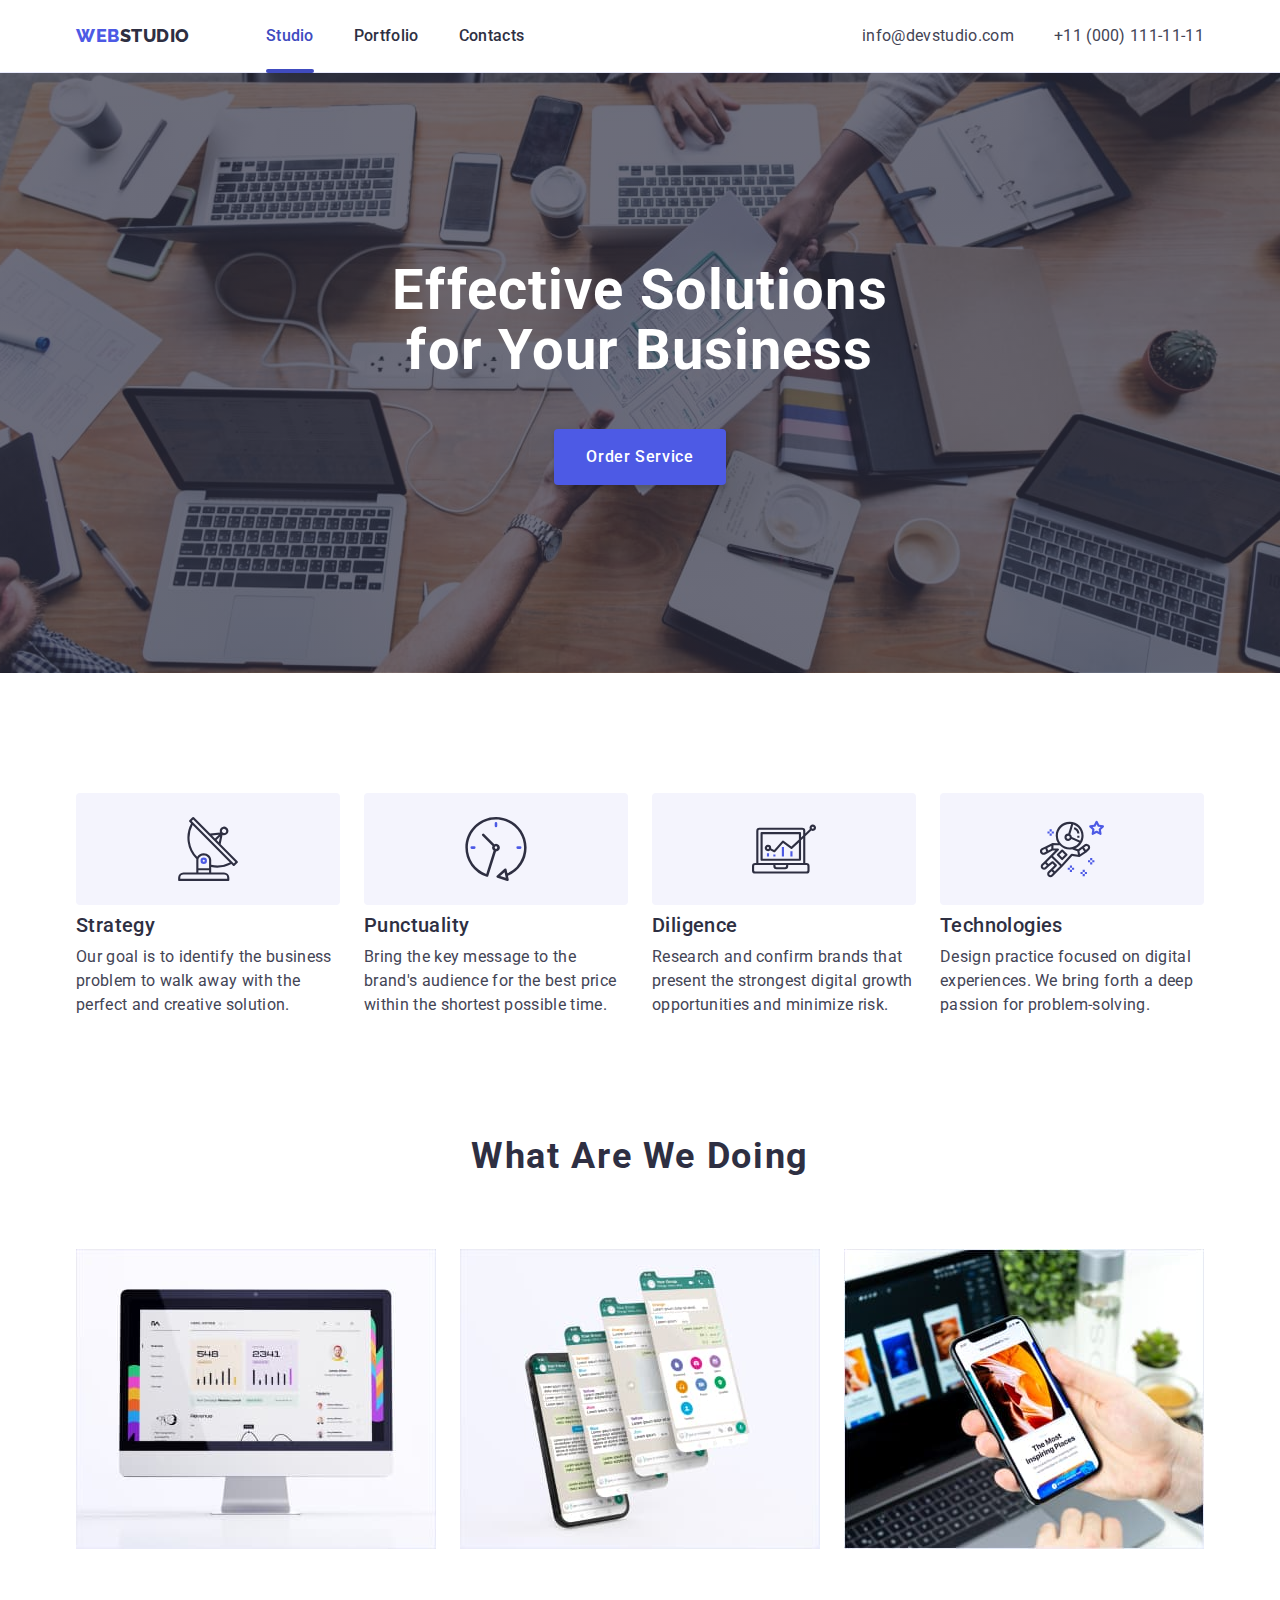
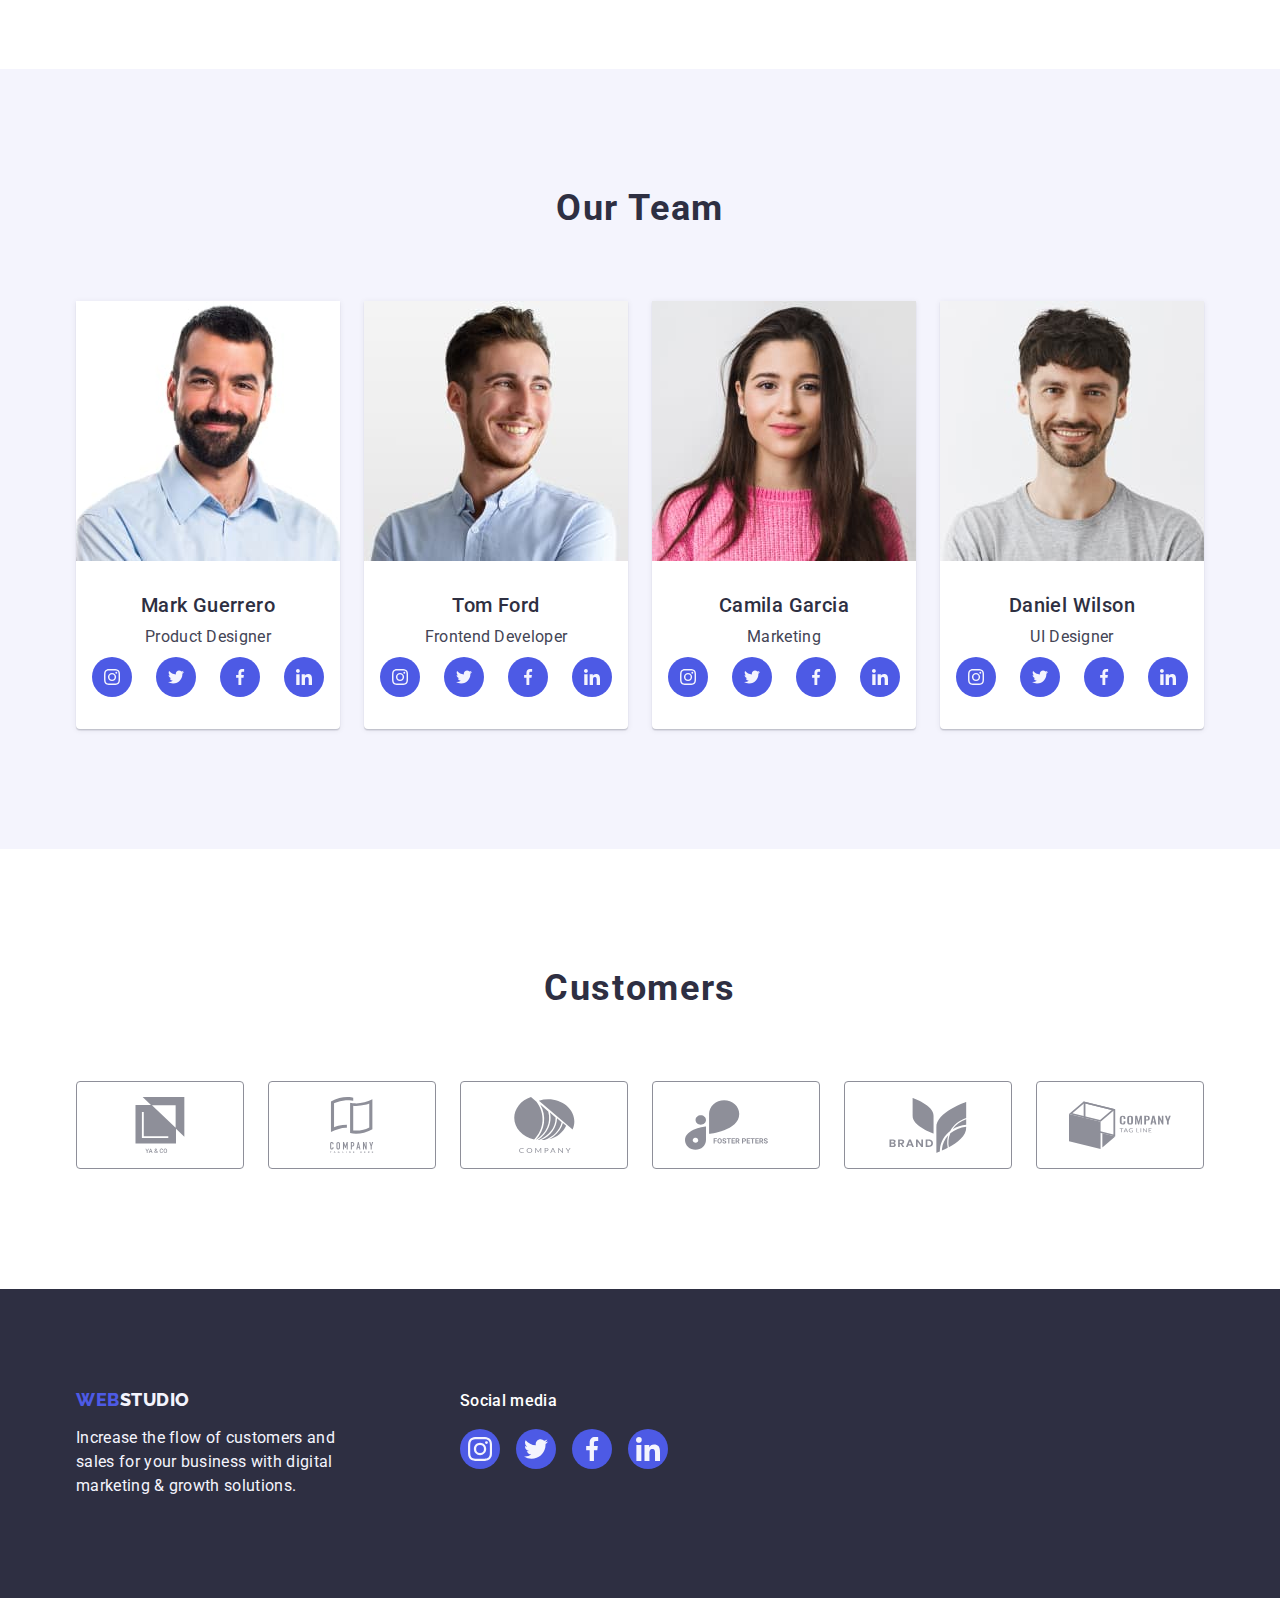
<file: index.html>
<!DOCTYPE html>
<html lang="en">
  <head>
    <meta charset="UTF-8" />
    <meta name="viewport" content="width=device-width, initial-scale=1.0" />
    <meta http-equiv="X-UA-Compatible" content="IE=edge" />
    <title>Web Studio</title>
    <link
      rel="stylesheet"
      href="https://cdn.jsdelivr.net/npm/modern-normalize@2.0.0/modern-normalize.min.css"
    />
    <link rel="preconnect" href="https://fonts.googleapis.com" />
    <link rel="preconnect" href="https://fonts.gstatic.com" crossorigin />
    <link
      href="https://fonts.googleapis.com/css2?family=Raleway:wght@800&family=Roboto:wght@400;500;700;900&display=swap"
      rel="stylesheet"
    />
    <link rel="stylesheet" href="./css/styles.css" />
  </head>
  <body>
    <header class="head-border">
      <div class="container head-wrap">
        <nav class="menu">
          <a class="logo link logo-margin" href="./index.html">
            Web<span class="logo-second-color">Studio</span>
          </a>

          <ul class="list nav-list">
            <li class="nav-item">
              <a
                class="nav-link link current nav-link-active"
                href="./index.html"
                >Studio</a
              >
            </li>
            <li class="nav-item">
              <a class="nav-link link" href="./portfolio.html">Portfolio</a>
            </li>
            <li class="nav-item">
              <a class="nav-link link" href="">Contacts</a>
            </li>
          </ul>
        </nav>

        <address class="address-header">
          <ul class="list contacts">
            <li>
              <a class="address-link link" href="mailto:info@devstudio.com"
                >info@devstudio.com</a
              >
            </li>
            <li>
              <a class="address-link link" href="tel:+110001111111"
                >+11 (000) 111-11-11</a
              >
            </li>
          </ul>
        </address>
      </div>
    </header>

    <main>
      <section class="hero-section">
        <div class="container">
          <h1 class="hero-title">Effective Solutions for Your Business</h1>
          <button class="hero-button" type="button" data-modal-open>Order Service</button>
        </div>
      </section>

      <section class="section">
        <div class="container">
          <h2 class="visually-hidden">Advantages</h2>
          <ul class="list list-wrap">
            <li class="item-advantages">
              <div class="wrap-icon">
                <svg
                  class="icon-advantages"
                  width="64"
                  height="64"
                  aria-label="Antenna"
                >
                  <use href="./images/icons.svg#icon-antenna"></use>
                </svg>
              </div>
              <h3 class="list-title">Strategy</h3>
              <p class="list-text">
                Our goal is to identify the business problem to walk away with
                the perfect and creative solution.
              </p>
            </li>
            <li class="item-advantages">
              <div class="wrap-icon">
                <svg
                  class="icon-advantages"
                  width="64"
                  height="64"
                  aria-label="Clock"
                >
                  <use href="./images/icons.svg#icon-clock"></use>
                </svg>
              </div>
              <h3 class="list-title">Punctuality</h3>
              <p class="list-text">
                Bring the key message to the brand's audience for the best price
                within the shortest possible time.
              </p>
            </li>
            <li class="item-advantages">
              <div class="wrap-icon">
                <svg
                  class="icon-advantages"
                  width="64"
                  height="64"
                  aria-label="Diagram"
                >
                  <use href="./images/icons.svg#icon-diagram"></use>
                </svg>
              </div>
              <h3 class="list-title">Diligence</h3>
              <p class="list-text">
                Research and confirm brands that present the strongest digital
                growth opportunities and minimize risk.
              </p>
            </li>
            <li class="item-advantages">
              <div class="wrap-icon">
                <svg
                  class="icon-advantages"
                  width="64"
                  height="64"
                  aria-label="Astronaut"
                >
                  <use href="./images/icons.svg#icon-astronaut"></use>
                </svg>
              </div>
              <h3 class="list-title">Technologies</h3>
              <p class="list-text">
                Design practice focused on digital experiences. We bring forth a
                deep passion for problem-solving.
              </p>
            </li>
          </ul>
        </div>
      </section>

      <section class="wrap-doing">
        <div class="container">
          <h2 class="title-block">What are we doing</h2>
          <ul class="list list-wrap">
            <li class="item-doing">
              <img
                src="./images/doing/desktop.jpg"
                alt="Desktop"
                width="360"
                height="300"
              />
            </li>
            <li class="item-doing">
              <img
                src="./images/doing/phones.jpg"
                alt="Phones"
                width="360"
                height="300"
              />
            </li>
            <li class="item-doing">
              <img
                src="./images/doing/laptope.jpg"
                alt="Laptop and phone"
                width="360"
                height="300"
              />
            </li>
          </ul>
        </div>
      </section>

      <section class="team">
        <div class="container">
          <h2 class="title-block">Our Team</h2>
          <ul class="list list-wrap">
            <li class="list-team">
              <img
                src="./images/team/Mark.jpg"
                alt="Product Designer Mark"
                width="264"
                height="260"
              />
              <div class="inner">
                <h3 class="list-title">Mark Guerrero</h3>
                <p class="list-text mr-bottom-text">Product Designer</p>
                <ul class="list list-wrap">
                  <li class="item-social">
                    <a href="" class="link-social">
                      <svg
                        class="icon-social"
                        aria-label="Instagram"
                        width="16"
                        height="16"
                      >
                        <use
                          href="./images/icons.svg#icon-instagram"
                        ></use>
                      </svg>
                    </a>
                  </li>
                  <li class="item-social">
                    <a href="" class="link-social">
                      <svg
                        class="icon-social"
                        aria-label="Twitter"
                        width="16"
                        height="16"
                      >
                        <use href="./images/icons.svg#icon-twitter"></use>
                      </svg>
                    </a>
                  </li>
                  <li class="item-social">
                    <a href="" class="link-social">
                      <svg
                        class="icon-social"
                        aria-label="Facebook"
                        width="16"
                        height="16"
                      >
                        <use
                          href="./images/icons.svg#icon-facebook"
                        ></use>
                      </svg>
                    </a>
                  </li>
                  <li class="item-social">
                    <a href="" class="link-social">
                      <svg
                        class="icon-social"
                        aria-label="Linkedin"
                        width="16"
                        height="16"
                      >
                        <use
                          href="./images/icons.svg#icon-linkedin"
                        ></use>
                      </svg>
                    </a>
                  </li>
                </ul>
              </div>
            </li>
            <li class="list-team">
              <img
                src="./images/team/Tom.jpg"
                alt="Frontend Developer Tom"
                width="264"
                height="260"
              />
              <div class="inner">
                <h3 class="list-title">Tom Ford</h3>
                <p class="list-text mr-bottom-text">Frontend Developer</p>
                <ul class="list list-wrap">
                  <li>
                    <a href="" class="link-social">
                      <svg
                        class="icon-social"
                        aria-label="Instagram"
                        width="16"
                        height="16"
                      >
                        <use
                          href="./images/icons.svg#icon-instagram"
                        ></use>
                      </svg>
                    </a>
                  </li>
                  <li>
                    <a href="" class="link-social">
                      <svg
                        class="icon-social"
                        aria-label="Twitter"
                        width="16"
                        height="16"
                      >
                        <use href="./images/icons.svg#icon-twitter"></use>
                      </svg>
                    </a>
                  </li>
                  <li>
                    <a href="" class="link-social">
                      <svg
                        class="icon-social"
                        aria-label="Facebook"
                        width="16"
                        height="16"
                      >
                        <use
                          href="./images/icons.svg#icon-facebook"
                        ></use>
                      </svg>
                    </a>
                  </li>
                  <li>
                    <a href="" class="link-social">
                      <svg
                        class="icon-social"
                        aria-label="Linkedin"
                        width="16"
                        height="16"
                      >
                        <use
                          href="./images/icons.svg#icon-linkedin"
                        ></use>
                      </svg>
                    </a>
                  </li>
                </ul>
              </div>
            </li>
            <li class="list-team">
              <img
                src="./images/team/Camila.jpg"
                alt="Marketing Camila"
                width="264"
                height="260"
              />
              <div class="inner">
                <h3 class="list-title">Camila Garcia</h3>
                <p class="list-text mr-bottom-text">Marketing</p>
                <ul class="list list-wrap">
                  <li>
                    <a href="" class="link-social">
                      <svg
                        class="icon-social"
                        aria-label="Instagram"
                        width="16"
                        height="16"
                      >
                        <use
                          href="./images/icons.svg#icon-instagram"
                        ></use>
                      </svg>
                    </a>
                  </li>
                  <li>
                    <a href="" class="link-social">
                      <svg
                        class="icon-social"
                        aria-label="Twitter"
                        width="16"
                        height="16"
                      >
                        <use href="./images/icons.svg#icon-twitter"></use>
                      </svg>
                    </a>
                  </li>
                  <li>
                    <a href="" class="link-social">
                      <svg
                        class="icon-social"
                        aria-label="Facebook"
                        width="16"
                        height="16"
                      >
                        <use
                          href="./images/icons.svg#icon-facebook"
                        ></use>
                      </svg>
                    </a>
                  </li>
                  <li>
                    <a href="" class="link-social">
                      <svg
                        class="icon-social"
                        aria-label="Linkedin"
                        width="16"
                        height="16"
                      >
                        <use
                          href="./images/icons.svg#icon-linkedin"
                        ></use>
                      </svg>
                    </a>
                  </li>
                </ul>
              </div>
            </li>
            <li class="list-team">
              <img
                src="./images/team/Daniel.jpg"
                alt="UI Designer Daniel"
                width="264"
                height="260"
              />
              <div class="inner">
                <h3 class="list-title">Daniel Wilson</h3>
                <p class="list-text mr-bottom-text">UI Designer</p>
                <ul class="list list-wrap">
                  <li>
                    <a href="" class="link-social">
                      <svg
                        class="icon-social"
                        aria-label="Instagram"
                        width="16"
                        height="16"
                      >
                        <use
                          href="./images/icons.svg#icon-instagram"
                        ></use>
                      </svg>
                    </a>
                  </li>
                  <li>
                    <a href="" class="link-social">
                      <svg
                        class="icon-social"
                        aria-label="Twitter"
                        width="16"
                        height="16"
                      >
                        <use href="./images/icons.svg#icon-twitter"></use>
                      </svg>
                    </a>
                  </li>
                  <li>
                    <a href="" class="link-social">
                      <svg
                        class="icon-social"
                        aria-label="Facebook"
                        width="16"
                        height="16"
                      >
                        <use
                          href="./images/icons.svg#icon-facebook"
                        ></use>
                      </svg>
                    </a>
                  </li>
                  <li>
                    <a href="" class="link-social">
                      <svg
                        class="icon-social"
                        aria-label="Linkedin"
                        width="16"
                        height="16"
                      >
                        <use
                          href="./images/icons.svg#icon-linkedin"
                        ></use>
                      </svg>
                    </a>
                  </li>
                </ul>
              </div>
            </li>
          </ul>
        </div>
      </section>

      <section class="section">
        <div class="container">
          <h2 class="title-block">Customers</h2>
          <ul class="list list-wrap">
            <li class="item-customer">
              <a href="" class="link-customer">
                <svg class="customer-icon" aria-label="YA & CO" width="104" height="56">
                  <use href="./images/icons.svg#icon-yago"></use>
                </svg>
              </a>
            </li>
            <li class="item-customer">
              <a href="" class="link-customer">
                <svg class="customer-icon" aria-label="Company Tagline Here" width="104" height="56">
                  <use href="./images/icons.svg#icon-company"></use>
                </svg>
              </a>
            </li>
            <li class="item-customer">
              <a href="" class="link-customer">
                <svg class="customer-icon" aria-label="Company" width="104" height="56">
                  <use href="./images/icons.svg#icon-company-2"></use>
                </svg>
              </a>
            </li>
            <li class="item-customer">
              <a href="" class="link-customer">
                <svg class="customer-icon" aria-label="Foster Peters" width="104" height="56">
                  <use href="./images/icons.svg#icon-foster"></use>
                </svg>
              </a>
            </li>
            <li class="item-customer">
              <a href="" class="link-customer">
                <svg class="customer-icon" aria-label="Brand" width="104" height="56">
                  <use href="./images/icons.svg#icon-brand"></use>
                </svg>
              </a>
            </li>
            <li class="item-customer">
              <a href="" class="link-customer">
                <svg class="customer-icon" aria-label="Company Tag Line" width="104" height="56">
                  <use href="./images/icons.svg#icon-company-3"></use>
                </svg>
              </a>
            </li>
          </ul>
        </div>
      </section>
    </main>

    <footer class="footer footer-padding">
      <div class="container wrap-footer">
        <div class="wrap-logo-footer">
          <a class="logo link footer-logo" href="./index.html">
            Web<span class="logo-second-color">Studio</span>
          </a>
          <p class="footer-text">
            Increase the flow of customers and sales for your business with
            digital marketing & growth solutions.
          </p>
        </div>
        <div class="wrap-social-footer">
          <p class="social-title">Social media</p>
          <ul class="list list-social-footer">
            <li class="item-social">
              <a href="" class="link-social">
                <svg
                  class="icon-social"
                  aria-label="Instagram"
                  width="24"
                  height="24"
                >
                  <use href="./images/icons.svg#icon-instagram"></use>
                </svg>
              </a>
            </li>
            <li class="item-social">
              <a href="" class="link-social">
                <svg
                  class="icon-social"
                  aria-label="Twitter"
                  width="24"
                  height="24"
                >
                  <use href="./images/icons.svg#icon-twitter"></use>
                </svg>
              </a>
            </li>
            <li class="item-social">
              <a href="" class="link-social">
                <svg
                  class="icon-social"
                  aria-label="Facebook"
                  width="24"
                  height="24"
                >
                  <use href="./images/icons.svg#icon-facebook"></use>
                </svg>
              </a>
            </li>
            <li class="item-social">
              <a href="" class="link-social">
                <svg
                  class="icon-social"
                  aria-label="Linkedin"
                  width="24"
                  height="24"
                >
                  <use href="./images/icons.svg#icon-linkedin"></use>
                </svg>
              </a>
            </li>
          </ul>
        </div>
      </div>
    </footer>
    <div class="backdrop is-hidden" data-modal>
      <div class="modal">
        <button type="button" class="close-btn" data-modal-close>
          <svg class="close-btn-icon" aria-label="close icon" width="8" height="8">
            <use href="./images/icons.svg#icon-close"></use>
          </svg>
        </button>
      </div>
    </div>
    <script src="./js/modal.js"></script>
  </body>
</html>
</file>
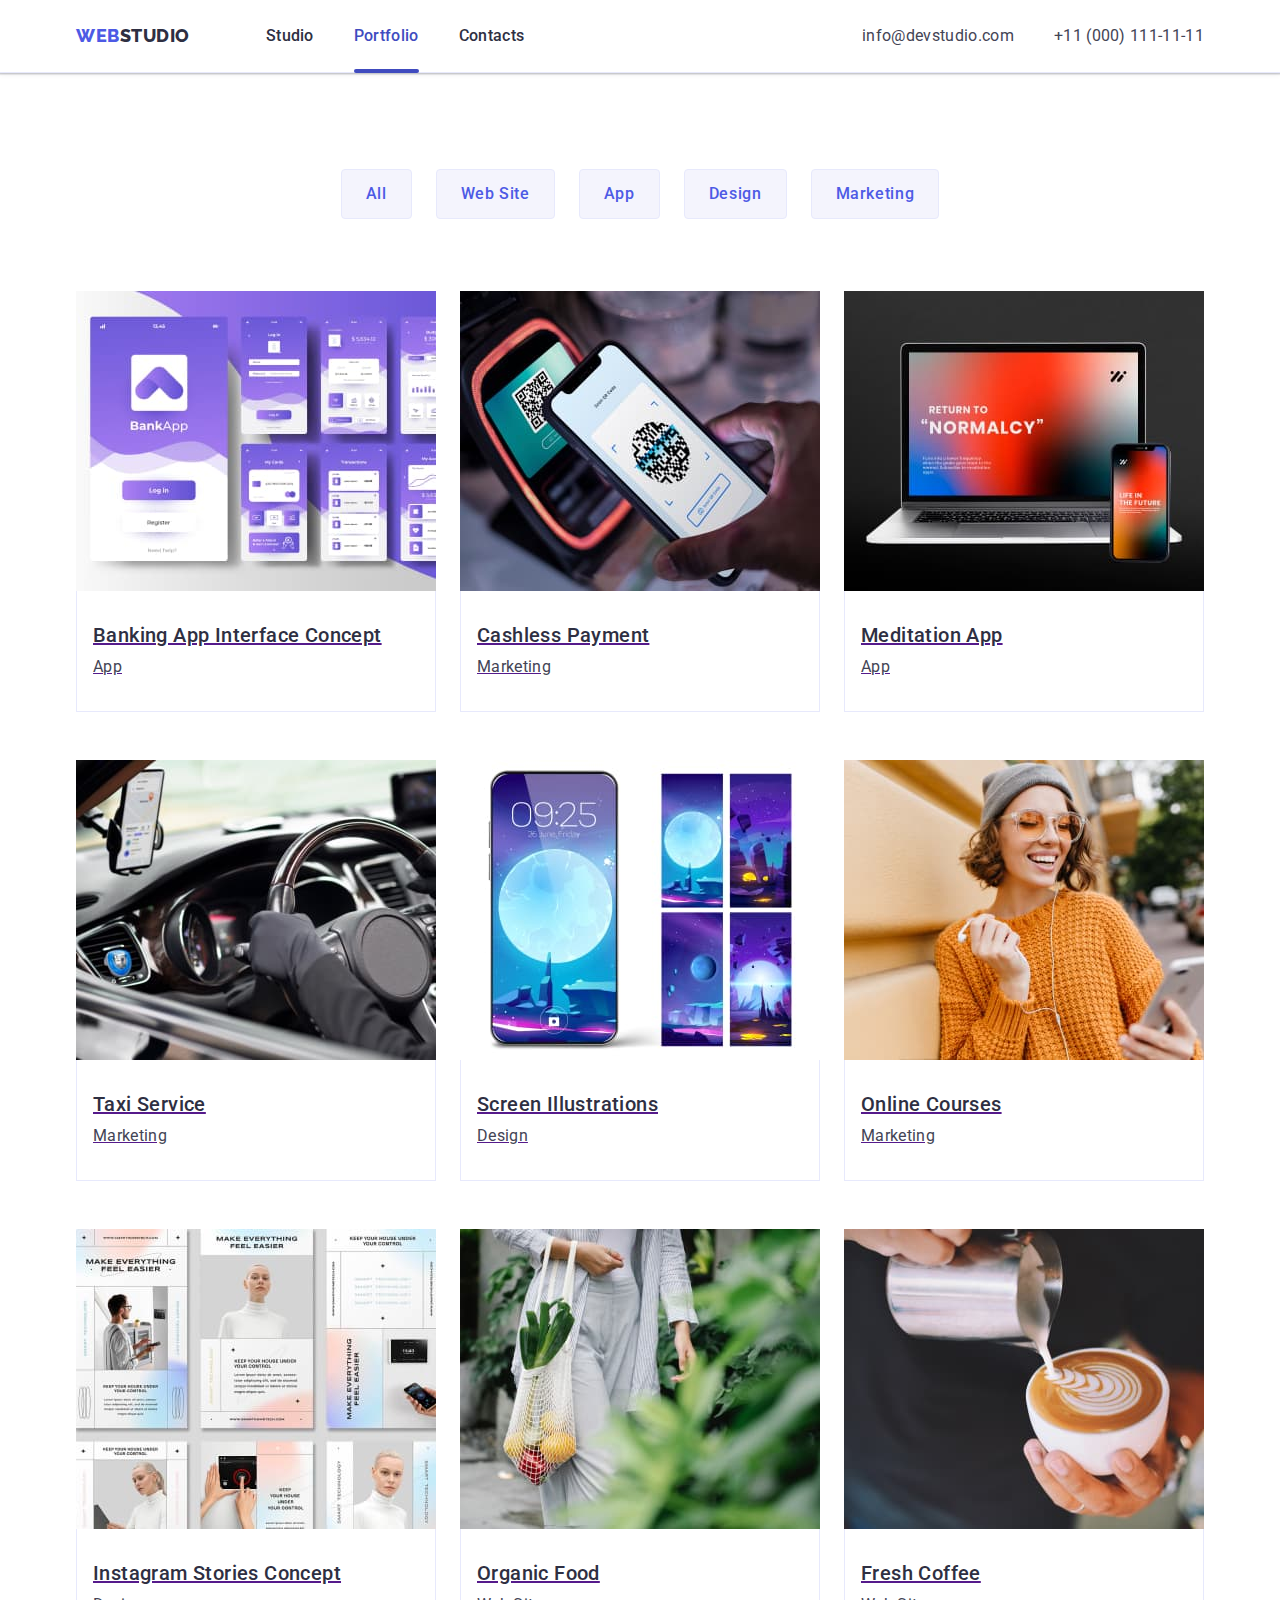
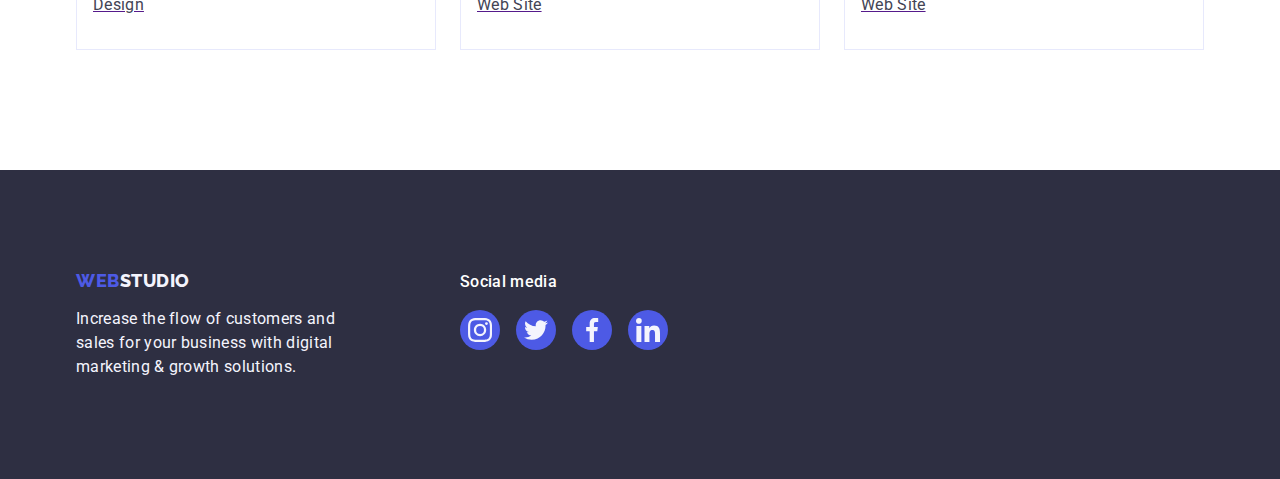
<file: portfolio.html>
<!DOCTYPE html>
<html lang="en">
  <head>
    <meta charset="UTF-8" />
    <meta name="viewport" content="width=device-width, initial-scale=1.0" />
    <meta http-equiv="X-UA-Compatible" content="IE=edge" />
    <title>Web Studio</title>
    <link
      rel="stylesheet"
      href="https://cdn.jsdelivr.net/npm/modern-normalize@2.0.0/modern-normalize.min.css"
    />
    <link rel="preconnect" href="https://fonts.googleapis.com" />
    <link rel="preconnect" href="https://fonts.gstatic.com" crossorigin />
    <link
      href="https://fonts.googleapis.com/css2?family=Raleway:wght@800&family=Roboto:wght@400;500;700;900&display=swap"
      rel="stylesheet"
    />
    <link rel="stylesheet" href="./css/styles.css" />
  </head>
  <body>
    <header class="head-border">
      <div class="container head-wrap">
        <nav class="menu">
          <a class="logo link logo-margin" href="./index.html">
            Web<span class="logo-second-color">Studio</span>
          </a>

          <ul class="list nav-list">
            <li class="nav-item">
              <a class="nav-link link" href="./index.html">Studio</a>
            </li>
            <li class="nav-item">
              <a
                class="nav-link link current nav-link-active"
                href="./portfolio.html"
                >Portfolio</a
              >
            </li>
            <li class="nav-item">
              <a class="nav-link link" href="">Contacts</a>
            </li>
          </ul>
        </nav>

        <address class="address-header">
          <ul class="list contacts">
            <li>
              <a class="address-link link" href="mailto:info@devstudio.com"
                >info@devstudio.com</a
              >
            </li>
            <li>
              <a class="address-link link" href="tel:+110001111111"
                >+11 (000) 111-11-11</a
              >
            </li>
          </ul>
        </address>
      </div>
    </header>

    <main>
      <section class="wrap-portfolio">
        <div class="container">
          <h1 class="visually-hidden">Portfolio</h1>
          <ul class="list list-wrap filter-list">
            <li>
              <button class="filter-button" type="button">All</button>
            </li>
            <li>
              <button class="filter-button" type="button">Web Site</button>
            </li>
            <li>
              <button class="filter-button" type="button">App</button>
            </li>
            <li>
              <button class="filter-button" type="button">Design</button>
            </li>
            <li>
              <button class="filter-button" type="button">Marketing</button>
            </li>
          </ul>
          <ul class="list list-wrap list-portfolio">
            <li class="item-portfolio">
              <a class="link-portfolio" href="">
                <div class="wrap-img">
                  <img
                    class="img-portfolio"
                    src="./images/portfolio/bankingAppInterfaceConcept.jpg"
                    alt="Banking App Interface Concept"
                    width="360"
                    height="300"
                  />
                  <p class="overlay">
                    14 Stylish and User-Friendly App Design Concepts · Task
                    Manager App · Calorie Tracker App · Exotic Fruit Ecommerce
                    App · Cloud Storage App
                  </p>
                </div>

                <div class="inner-portfolio">
                  <h2 class="list-title">Banking App Interface Concept</h2>
                  <p class="list-text">App</p>
                </div>
              </a>
            </li>
            <li class="item-portfolio">
              <a class="link-portfolio" href="">
                <div class="wrap-img">
                  <img
                    class="img-portfolio"
                    src="./images/portfolio/cashlessPayment.jpg"
                    alt="Cashless Payment"
                    width="360"
                    height="300"
                  />
                  <p class="overlay">
                    14 Stylish and User-Friendly App Design Concepts · Task
                    Manager App · Calorie Tracker App · Exotic Fruit Ecommerce
                    App · Cloud Storage App
                  </p>
                </div>
                <div class="inner-portfolio">
                  <h2 class="list-title">Cashless Payment</h2>
                  <p class="list-text">Marketing</p>
                </div>
              </a>
            </li>
            <li class="item-portfolio">
              <a class="link-portfolio" href="">
                <div class="wrap-img">
                  <img
                    class="img-portfolio"
                    src="./images/portfolio/meditationApp.jpg"
                    alt="Meditation App"
                    width="360"
                    height="300"
                  />
                  <p class="overlay">
                    14 Stylish and User-Friendly App Design Concepts · Task
                    Manager App · Calorie Tracker App · Exotic Fruit Ecommerce
                    App · Cloud Storage App
                  </p>
                </div>
                <div class="inner-portfolio">
                  <h2 class="list-title">Meditation App</h2>
                  <p class="list-text">App</p>
                </div>
              </a>
            </li>
            <li class="item-portfolio">
              <a class="link-portfolio" href="">
                <div class="wrap-img">
                  <img
                    class="img-portfolio"
                    src="./images/portfolio/taxiService.jpg"
                    alt="Taxi Service"
                    width="360"
                    height="300"
                  />
                  <p class="overlay">
                    14 Stylish and User-Friendly App Design Concepts · Task
                    Manager App · Calorie Tracker App · Exotic Fruit Ecommerce
                    App · Cloud Storage App
                  </p>
                </div>
                <div class="inner-portfolio">
                  <h2 class="list-title">Taxi Service</h2>
                  <p class="list-text">Marketing</p>
                </div>
              </a>
            </li>
            <li class="item-portfolio">
              <a class="link-portfolio" href="">
                <div class="wrap-img">
                  <img
                    class="img-portfolio"
                    src="./images/portfolio/screenIllustrations.jpg"
                    alt="Screen Illustrations"
                    width="360"
                    height="300"
                  />
                  <p class="overlay">
                    14 Stylish and User-Friendly App Design Concepts · Task
                    Manager App · Calorie Tracker App · Exotic Fruit Ecommerce
                    App · Cloud Storage App
                  </p>
                </div>
                <div class="inner-portfolio">
                  <h2 class="list-title">Screen Illustrations</h2>
                  <p class="list-text">Design</p>
                </div>
              </a>
            </li>
            <li class="item-portfolio">
              <a class="link-portfolio" href="">
                <div class="wrap-img">
                  <img
                    class="img-portfolio"
                    src="./images/portfolio/onlineCourses.jpg"
                    alt="Online Courses"
                    width="360"
                    height="300"
                  />
                  <p class="overlay">
                    14 Stylish and User-Friendly App Design Concepts · Task
                    Manager App · Calorie Tracker App · Exotic Fruit Ecommerce
                    App · Cloud Storage App
                  </p>
                </div>
                <div class="inner-portfolio">
                  <h2 class="list-title">Online Courses</h2>
                  <p class="list-text">Marketing</p>
                </div>
              </a>
            </li>
            <li class="item-portfolio">
              <a class="link-portfolio" href="">
                <div class="wrap-img">
                  <img
                    class="img-portfolio"
                    src="./images/portfolio/instagramStoriesConcept.jpg"
                    alt="Instagram Stories Concept"
                    width="360"
                    height="300"
                  />
                  <p class="overlay">
                    14 Stylish and User-Friendly App Design Concepts · Task
                    Manager App · Calorie Tracker App · Exotic Fruit Ecommerce
                    App · Cloud Storage App
                  </p>
                </div>
                <div class="inner-portfolio">
                  <h2 class="list-title">Instagram Stories Concept</h2>
                  <p class="list-text">Design</p>
                </div>
              </a>
            </li>
            <li class="item-portfolio">
              <a class="link-portfolio" href="">
                <div class="wrap-img">
                  <img
                    class="img-portfolio"
                    src="./images/portfolio/organicFood.jpg"
                    alt="Organic Food"
                    width="360"
                    height="300"
                  />
                  <p class="overlay">
                    14 Stylish and User-Friendly App Design Concepts · Task
                    Manager App · Calorie Tracker App · Exotic Fruit Ecommerce
                    App · Cloud Storage App
                  </p>
                </div>
                <div class="inner-portfolio">
                  <h2 class="list-title">Organic Food</h2>
                  <p class="list-text">Web Site</p>
                </div>
              </a>
            </li>
            <li class="item-portfolio">
              <a class="link-portfolio" href="">
                <div class="wrap-img">
                  <img
                    class="img-portfolio"
                    src="./images/portfolio/freshCoffee.jpg"
                    alt="Fresh Coffee"
                    width="360"
                    height="300"
                  />
                  <p class="overlay">
                    14 Stylish and User-Friendly App Design Concepts · Task
                    Manager App · Calorie Tracker App · Exotic Fruit Ecommerce
                    App · Cloud Storage App
                  </p>
                </div>
                <div class="inner-portfolio">
                  <h2 class="list-title">Fresh Coffee</h2>
                  <p class="list-text">Web Site</p>
                </div>
              </a>
            </li>
          </ul>
        </div>
      </section>
    </main>

    <footer class="footer footer-padding">
      <div class="container wrap-footer">
        <div class="wrap-logo-footer">
          <a class="logo link footer-logo" href="./index.html">
            Web<span class="logo-second-color">Studio</span>
          </a>
          <p class="footer-text">
            Increase the flow of customers and sales for your business with
            digital marketing & growth solutions.
          </p>
        </div>
        <div class="wrap-social-footer">
          <p class="social-title">Social media</p>
          <ul class="list list-social-footer">
            <li class="item-social">
              <a href="" class="link-social">
                <svg
                  class="icon-social"
                  aria-label="Instagram"
                  width="24"
                  height="24"
                >
                  <use href="./images/icons.svg#icon-instagram"></use>
                </svg>
              </a>
            </li>
            <li class="item-social">
              <a href="" class="link-social">
                <svg
                  class="icon-social"
                  aria-label="Twitter"
                  width="24"
                  height="24"
                >
                  <use href="./images/icons.svg#icon-twitter"></use>
                </svg>
              </a>
            </li>
            <li class="item-social">
              <a href="" class="link-social">
                <svg
                  class="icon-social"
                  aria-label="Facebook"
                  width="24"
                  height="24"
                >
                  <use href="./images/icons.svg#icon-facebook"></use>
                </svg>
              </a>
            </li>
            <li class="item-social">
              <a href="" class="link-social">
                <svg
                  class="icon-social"
                  aria-label="Linkedin"
                  width="24"
                  height="24"
                >
                  <use href="./images/icons.svg#icon-linkedin"></use>
                </svg>
              </a>
            </li>
          </ul>
        </div>
      </div>
    </footer>
  </body>
</html>
</file>
<file: css/styles.css>
:root {
  --primary-font: 'Roboto', sans-serif;
  --logo-font: 'Raleway', sans-serif;
  --primary-white-color: #ffffff;
  --secondary-white-color: #f4f4fd;
  --primary-gray-color: #434455;
  --customers-icon-color: #8e8f99;
  --secondary-gray-color: #2e2f42;
  --primary-blue-color: #4d5ae5;
  --primary-accent-color: #404bbf;
  --animation: 250ms cubic-bezier(0.4, 0, 0.2, 1);
  --active-social-icon: #31d0aa;
}

body {
  font-family: var(--primary-font);
  color: var(--primary-gray-color);
  background-color: var(--primary-white-color);
  font-size: 16px;
  line-height: 1.5;
  letter-spacing: 0.02em;
}

img {
  display: block;
}

h1,
h2,
h3,
h4,
h5,
h6,
p {
  margin-top: 0;
  margin-bottom: 0;
}

ul,
ol {
  padding-left: 0;
  margin-top: 0;
  margin-bottom: 0;
}

.list {
  list-style: none;
}

.link {
  text-decoration: none;
}

.list-wrap {
  display: flex;
  gap: 24px;
  justify-content: center;
}

.link-social {
  width: 40px;
  height: 40px;
  display: flex;
  align-items: center;
  justify-content: center;
  line-height: 0;
  fill: currentColor;
  color: var(--primary-white-color);
  background-color: var(--primary-blue-color);
  border-radius: 50%;
  transition: background-color var(--animation);
}

.link-social:hover,
.link-social:focus {
  background-color: var(--primary-accent-color);
}

.icon-social {
  fill: currentColor;
  color: var(--secondary-white-color);
}

/* ================Стилі для HEADER==================== */

.head-border {
  border-bottom: 1px solid #e7e9fc;
  box-shadow: 0px 1px 6px 0px rgba(46, 47, 66, 0.08),
    0px 1px 1px 0px rgba(46, 47, 66, 0.16),
    0px 2px 1px 0px rgba(46, 47, 66, 0.08);
}

.container {
  width: 1158px;
  padding-left: 15px;
  padding-right: 15px;
  margin: 0 auto;
}

.head-wrap {
  display: flex;
  align-items: center;
}

.menu {
  display: flex;
  align-items: center;
}

.logo {
  color: var(--primary-blue-color);
  font-family: var(--logo-font);
  font-size: 18px;
  font-weight: 800;
  line-height: 1.17;
  letter-spacing: 0.03em;
  text-transform: uppercase;
}

.logo-margin {
  margin-right: 76px;
  display: block;
}

.logo-second-color {
  color: var(--secondary-gray-color);
}

.nav-list {
  display: flex;
  gap: 40px;
}

.nav-link {
  position: relative;
  color: var(--secondary-gray-color);
  font-weight: 500;
  font-size: 16px;
  padding: 24px 0;
  display: block;
  line-height: 1.5;
  letter-spacing: 0.02em;
  transition: color var(--animation);
}

.nav-link-active {
  color: var(--primary-accent-color);
}

.current::after {
  position: absolute;
  bottom: 0;
  left: 0;
  bottom: -1px;
  content: '';
  display: block;
  width: 100%;
  height: 4px;
  border-radius: 2px;
  background-color: var(--primary-accent-color);
}

.address-header {
  font-style: normal;
  margin-left: auto;
}

.contacts {
  display: flex;
  gap: 40px;
}

.address-link {
  color: var(--primary-gray-color);
  font-style: normal;
  transition: color var(--animation);
}

.nav-link:hover,
.nav-link:focus,
.address-link:hover,
.address-link:focus {
  color: var(--primary-accent-color);
}

.nav-link:active,
.address-link:active {
  color: var(--primary-accent-color);
}

/* ================/Стилі для HEADER==================== */

/* ================Стилі для HERO==================== */

.hero-section {
  margin: 0 auto;
  text-align: center;
  padding-top: 188px;
  padding-bottom: 188px;
  background-color: var(--secondary-gray-color);
  background-image: linear-gradient(
      rgba(46, 47, 66, 0.7),
      rgba(46, 47, 66, 0.7)
    ),
    url(../images/hero/hero-bg-img.jpg);
  background-size: cover;
  background-repeat: no-repeat;
  background-position: center;
  max-width: 1440px;
}
.hero-title {
  color: var(--primary-white-color);
  margin-bottom: 48px;
  max-width: 496px;
  font-size: 56px;
  font-weight: 700;
  line-height: 1.07;
  letter-spacing: 1.12px;
  margin-left: auto;
  margin-right: auto;
}

.hero-button {
  color: var(--primary-white-color);
  background-color: var(--primary-blue-color);
  display: block;
  min-width: 169px;
  font-weight: 500;
  padding: 16px 32px;
  line-height: 1.5;
  letter-spacing: 0.64px;
  cursor: pointer;
  border-radius: 4px;
  border: none;
  box-shadow: 0px 4px 4px 0px rgba(0, 0, 0, 0.15);
  margin-left: auto;
  margin-right: auto;
  transition: background-color var(--animation);
}
.hero-button:hover,
.hero-button:focus {
  background-color: var(--primary-accent-color);
}

/* ================/Стилі для HERO==================== */

/* ================Стилі для ADVANTAGES==================== */
.section {
  padding-bottom: 120px;
  padding-top: 120px;
}
.visually-hidden {
  position: absolute;
  width: 1px;
  height: 1px;
  margin: -1px;
  border: 0;
  padding: 0;

  white-space: nowrap;
  clip-path: inset(100%);
  clip: rect(0 0 0 0);
  overflow: hidden;
}

.item-advantages {
  flex-basis: calc((100% - 3 * 24px) / 4);
}

.wrap-icon {
  display: flex;
  align-items: center;
  justify-content: center;
  padding: 24px 100px;
  margin-bottom: 8px;
  border-radius: 4px;
  background-color: var(--secondary-white-color);
  line-height: 0;
}

/* ================/Стилі для ADVANTAGES==================== */

/* ================Стилі для WHAT ARE YOU DOING==================== */
.title-block {
  color: var(--secondary-gray-color);
  font-size: 36px;
  font-weight: 700;
  text-align: center;
  margin-bottom: 72px;
  line-height: 1.11;
  letter-spacing: 0.045em;
  text-transform: capitalize;
}
.wrap-doing {
  padding-bottom: 120px;
}

.item-doing {
  flex-basis: calc((100% - 3 * 16px) / 3);
}
/* ================/Стилі для WHAT ARE YOU DOING==================== */

/* ================Стилі для TEAM==================== */

.team {
  background-color: var(--secondary-white-color);
  padding-top: 120px;
  padding-bottom: 120px;
}

.list-team {
  flex-basis: calc((100% - 3 * 24px) / 4);
  background-color: var(--primary-white-color);
  text-align: center;
  border-radius: 0px 0px 4px 4px;
  box-shadow: 0px 2px 1px 0px rgba(46, 47, 66, 0.08),
    0px 1px 1px 0px rgba(46, 47, 66, 0.16),
    0px 1px 6px 0px rgba(46, 47, 66, 0.08);
}

.mr-bottom-text {
  margin-bottom: 8px;
}

.inner {
  padding: 32px 0;
}

/* ================/Стилі для TEAM==================== */

/* ================Стилі для CUSTOMERS==================== */
.item-customer {
  width: calc((100% - 120px) / 6);
  height: 88px;
}
.link-customer {
  display: flex;
  align-items: center;
  justify-content: center;
  line-height: 0;
  height: 100%;
  width: 100%;
  fill: currentColor;
  color: var(--customers-icon-color);
  padding: 16px 32px;
  border-radius: 4px;
  border: 1px solid var(--customers-icon-color);
  transition: border-color var(--animation), color var(--animation);
}

.link-customer:hover,
.link-customer:focus {
  border: 1px solid var(--primary-accent-color);
  color: var(--primary-accent-color);
}

/* ================/Стилі для CUSTOMERS==================== */

/* ================Стилі для FOOTER==================== */

.footer {
  background-color: var(--secondary-gray-color);
}

.footer-padding {
  padding-top: 100px;
  padding-bottom: 100px;
}

.wrap-footer {
  display: flex;
  align-items: baseline;
  /* gap: 120px; */
}

.wrap-logo-footer {
  margin-right: 120px;
}

.footer .logo-second-color {
  color: var(--secondary-white-color);
}

.footer-logo {
  display: inline-block;
  margin-bottom: 16px;
}

.footer-text {
  color: var(--secondary-white-color);
  max-width: 264px;
}


.social-title {
  color: var(--primary-white-color);
  font-weight: 500;
  margin-bottom: 16px;
}

.list-social-footer {
  display: flex;
  gap: 16px;
}

.list-social-footer .link-social:hover,
.list-social-footer .link-social:focus {
  background-color: var(--active-social-icon);
}

.icon-social {
  fill: currentColor;
  color: var(--secondary-white-color);
}
/* ================/Стилі для FOOTER==================== */


/* ===================Стилі для BACKDROP ===================*/
.backdrop {
  position: fixed;
  top: 0;
  left: 0;
  z-index: 999;
  width: 100%;
  height: 100%;
  background-color: rgba(46, 47, 66, 0.4);
  transition: opacity var(--animation), visibility var(--animation);
}

.is-hidden .modal {
  transform: translateX(-50%) scale(0.7) rotate(0deg);
}

/* ===================/Стилі для BACKDROP ===================*/

/* ===================Стилі для MODAL ===================*/
.modal {
  position: absolute;
  top: 50%;
  left: 50%;
  transform: translate(-50%, -50%) scale(1);;
  transition: transform var(--animation);
  width: 408px;
  min-height: 584px;
  border-radius: 4px;
  background-color: #fcfcfc;
  box-shadow: 0px 2px 1px 0px rgba(0, 0, 0, 0.2),
    0px 1px 3px 0px rgba(0, 0, 0, 0.12), 0px 1px 1px 0px rgba(0, 0, 0, 0.14);
}

.close-btn {
  display: flex;
  align-items: center;
  justify-content: center;
  position: absolute;
  cursor: pointer;
  top: 24px;
  right: 24px;
  background-color: #e7e9fc;
  border: 1px solid rgba(0, 0, 0, 0.1);
  border-radius: 50%;
  width: 24px;
  height: 24px;
  padding: 0;
  line-height: 0;
  transition: background-color var(--animation), border var(--animation);
}

.close-btn:hover,
.close-btn:focus {
  background-color: var(--primary-accent-color);
  border: none;
}

.is-hidden {
  opacity: 0;
  visibility: hidden;
  pointer-events: none;
}

.close-btn-icon {
  fill: var(--secondary-gray-color); 
  transition: fill var(--animation);
}
.close-btn:hover .close-btn-icon, .close-btn:focus .close-btn-icon  {
  fill: var(--primary-white-color);
}
/* ===================/Стилі для MODAL ===================*/


/* ===================Стилі для PORTFOLIO ===================*/
.wrap-portfolio {
  padding: 96px 0 120px 0;
}

.filter-button {
  background-color: var(--secondary-white-color);
  padding: 12px 24px;
  color: var(--primary-blue-color);
  font-weight: 500;
  line-height: 1.5;
  letter-spacing: 0.04em;
  border: 1px solid #e7e9fc;
  border-radius: 4px;
  cursor: pointer;
  transition: color var(--animation), background-color var(--animation),
    border-color  var(--animation), box-shadow var(--animation);
}

.filter-button:hover,
.filter-button:focus {
  background-color: var(--primary-accent-color);
  color: var(--primary-white-color);
  border: 1px solid transparent;
  box-shadow: 0px 2px 2px 0px rgba(0, 0, 0, 0.12),
    0px 2px 1px 0px rgba(0, 0, 0, 0.08), 0px 3px 1px 0px rgba(0, 0, 0, 0.1);
}

.filter-list {
  justify-content: center;
  margin-bottom: 72px;
}

.list-title {
  color: var(--secondary-gray-color);
  font-size: 20px;
  font-weight: 500;
  margin-bottom: 8px;
  line-height: 1.2;
  letter-spacing: 0.02em;
}

.list-portfolio {
  flex-wrap: wrap;
  row-gap: 48px;
  justify-content: center;
}

.item-portfolio {
  flex-basis: calc((100% - 48px) / 3);
  
}


.link-portfolio {
  display: block;
  transition: box-shadow var(--animation);
}

.link-portfolio:hover,
.link-portfolio:focus {
  box-shadow: 0px 2px 1px 0px rgba(46, 47, 66, 0.08),
    0px 1px 1px 0px rgba(46, 47, 66, 0.16),
    0px 1px 6px 0px rgba(46, 47, 66, 0.08);
}

.link-portfolio:hover .overlay,
.link-portfolio:focus .overlay {
  transform: translateY(0);
  
}

.wrap-img {
  position: relative;
  overflow: hidden;
}

.img-portfolio {
  max-width: 100%;
}

.overlay {
  position: absolute;
  top: 0;
  right: 0;
  padding: 40px 32px;
  width: 100%;
  height: 100%;
  background-color: var(--primary-blue-color);
  color: var(--secondary-white-color);
  transform: translateY(100%);
  transition: transform var(--animation);
}

.inner-portfolio {
  padding: 32px 16px;
  border: 1px solid #e7e9fc;
  border-top: none;
}

.list-text {
  color: var(--primary-gray-color);
  font-size: 16px;
}

/* ===================/Стилі для PORTFOLIO ===================*/
</file>
